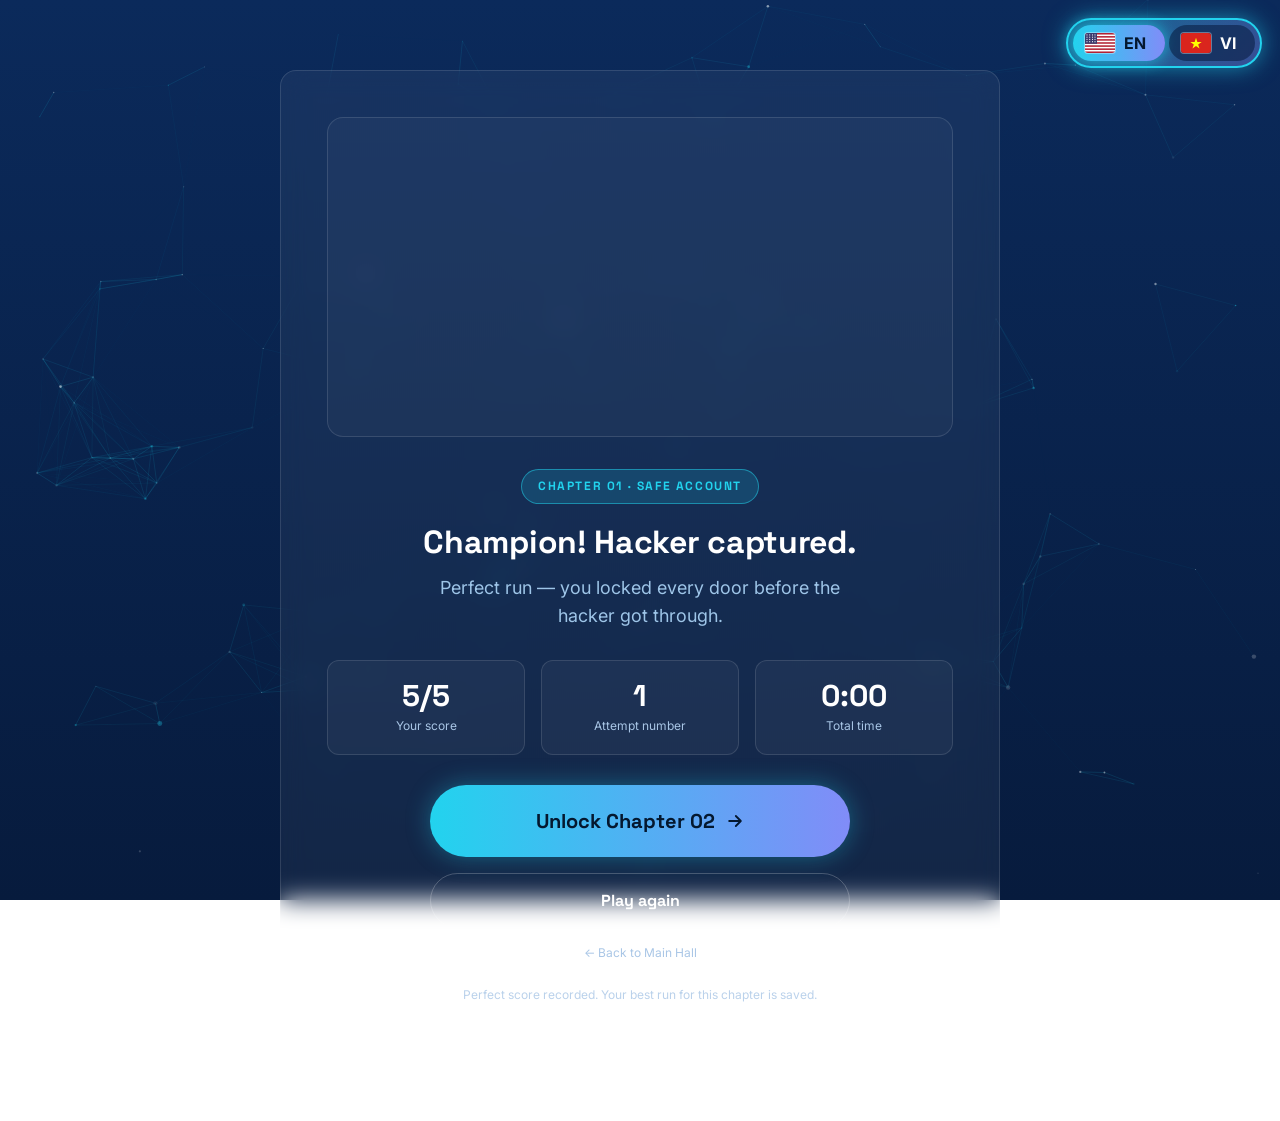
<file: public/result.html>
<!DOCTYPE html>
<html lang="en">
<head>
<meta charset="UTF-8">
<meta name="viewport" content="width=device-width, initial-scale=1">
<title data-i18n-title="result.docTitle">Chapter Result — Cybersecurity Month Journey 2026</title>
<link rel="preconnect" href="https://fonts.googleapis.com">
<link rel="preconnect" href="https://fonts.gstatic.com" crossorigin>
<link href="https://fonts.googleapis.com/css2?family=Inter:wght@400;500;600;700&family=Space+Grotesk:wght@500;600;700&display=swap" rel="stylesheet">
<link rel="stylesheet" href="assets/css/styles.css">
</head>
<body>
<canvas id="starfield" aria-hidden="true"></canvas>

<div class="page" id="resultPage">

  <div style="position:fixed;top:18px;right:18px;z-index:60" data-lang-switch></div>

  <main class="shell" style="min-height:100vh;display:grid;place-items:center;padding-top:70px;padding-bottom:70px">
    <div style="width:100%">

      <div class="glass result-card">

        <div class="result-stage" id="resultStage">
          <span class="stage-tag" id="stageTag">Result scene — placeholder</span>
          <div class="hero-figures" id="resultFigures"></div>
          <div class="stage-note" id="stageNote"></div>
        </div>

        <span class="accent-chip" id="chChip" style="margin-bottom:18px">Chapter 01 · Safe Account</span>

        <h1 class="t-h2" id="resultTitle" style="margin:0 0 12px">Champion! Hacker captured.</h1>
        <p class="t-body-l" id="resultSub" style="margin:0 auto;max-width:460px">
          Perfect run — you locked every door before the hacker got through.
        </p>

        <div class="result-stats">
          <div class="rstat">
            <div class="v" id="statScore">5/5</div>
            <div class="l" data-i18n="result.stat.score">Your score</div>
          </div>
          <div class="rstat">
            <div class="v" id="statAttempt">1</div>
            <div class="l" data-i18n="result.stat.attempt">Attempt number</div>
          </div>
          <div class="rstat">
            <div class="v" id="statTime">0:00</div>
            <div class="l" data-i18n="result.stat.time">Total time</div>
          </div>
        </div>

        <div class="stack-16" style="max-width:420px;margin:0 auto">
          <a class="btn btn-primary btn-lg btn-pulse" id="nextBtn" href="chapter.html?ch=2">
            <span id="nextLabel">Unlock Chapter 02</span>
            <svg width="20" height="20" viewBox="0 0 24 24" fill="none" aria-hidden="true">
              <path d="M5 12h13M13 6l6 6-6 6" stroke="currentColor" stroke-width="2.2" stroke-linecap="round" stroke-linejoin="round"/>
            </svg>
          </a>
          <a class="btn btn-secondary" id="againBtn" href="chapter.html?ch=1" data-i18n="result.playAgain">Play again</a>
          <a class="t-caption" href="main-hall.html" style="color:var(--text-muted)" data-i18n="nav.backToHall">← Back to Main Hall</a>
        </div>

        <p class="t-caption" id="bravoNote" style="margin:24px 0 0;opacity:.8"></p>
      </div>

    </div>
  </main>
</div>

<script src="assets/js/core/starfield.js"></script>
<script src="assets/js/core/ui.js"></script>
<script src="assets/js/core/i18n.js"></script>
<script src="assets/js/data/db.js"></script>
<script src="assets/js/data/api.js"></script>
<script src="assets/js/pages/result.js"></script>
</body>
</html>
</file>
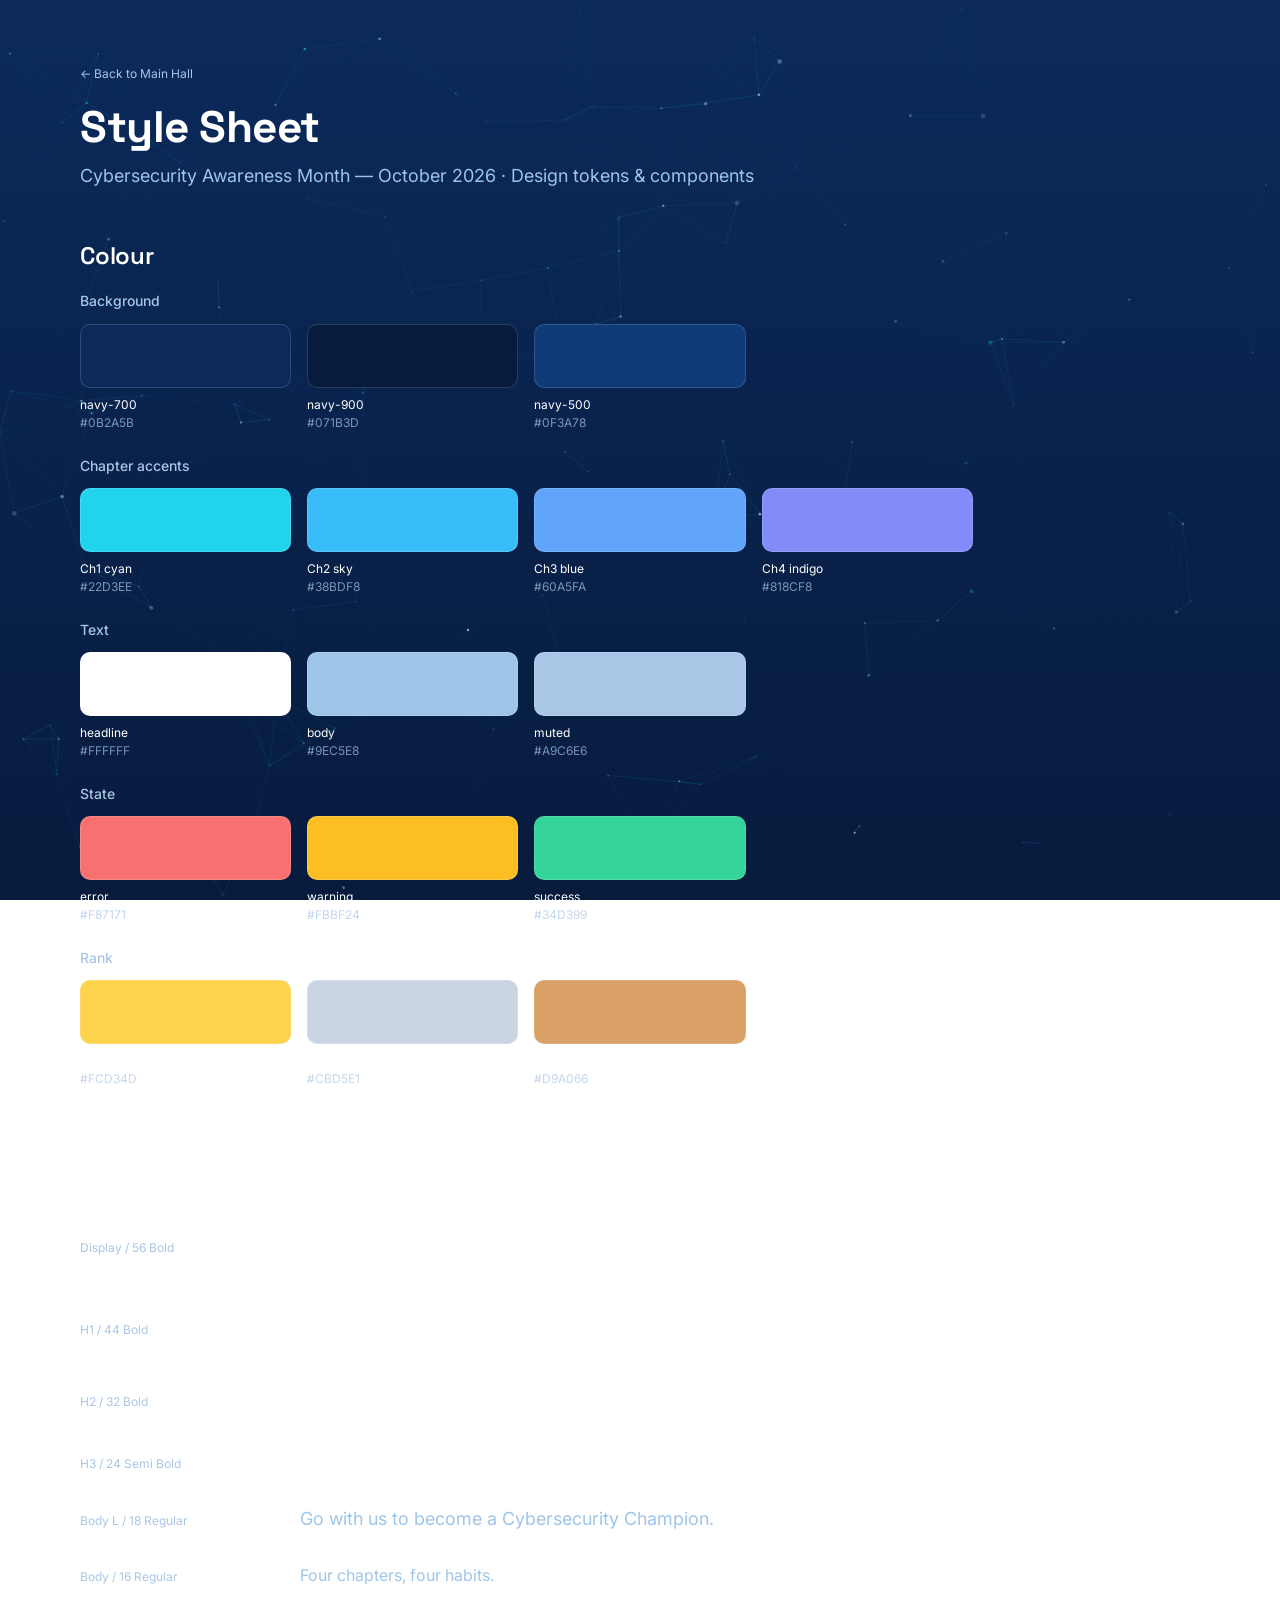
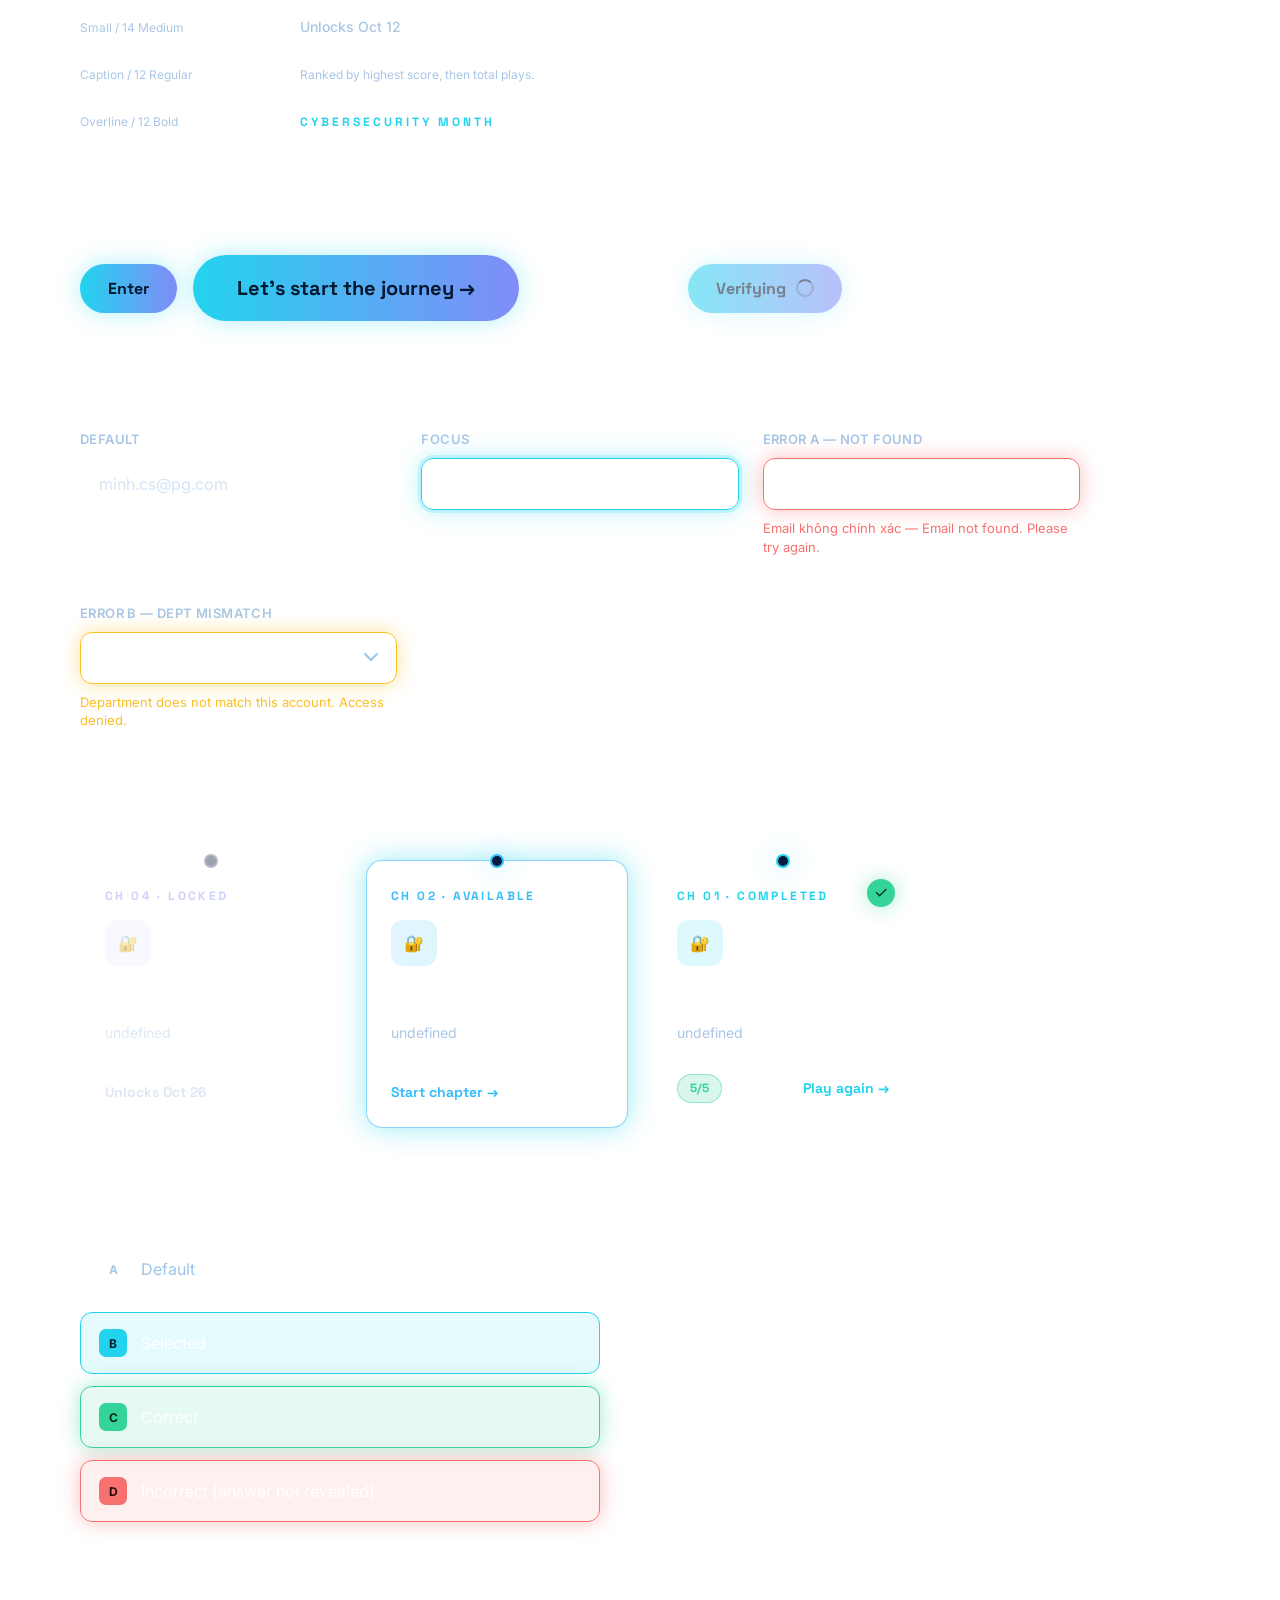
<file: public/styleguide.html>
<!DOCTYPE html>
<html lang="en">
<head>
<meta charset="UTF-8">
<meta name="viewport" content="width=device-width, initial-scale=1">
<title>Style Sheet — Cybersecurity Month 2026</title>
<link rel="preconnect" href="https://fonts.googleapis.com">
<link rel="preconnect" href="https://fonts.gstatic.com" crossorigin>
<link href="https://fonts.googleapis.com/css2?family=Inter:wght@400;500;600;700&family=Space+Grotesk:wght@500;600;700&display=swap" rel="stylesheet">
<link rel="stylesheet" href="assets/css/styles.css">
<style>
  .sw { display:grid; grid-template-columns:repeat(auto-fill,minmax(180px,1fr)); gap:16px; }
  .sw .chip { border-radius:10px; height:64px; border:1px solid rgba(255,255,255,.15); }
  .spec { display:grid; grid-template-columns:200px 1fr; gap:20px; align-items:baseline; padding:14px 0; border-bottom:1px solid rgba(255,255,255,.06); }
</style>
</head>
<body>
<canvas id="starfield" aria-hidden="true"></canvas>

<div class="page shell" style="padding-top:60px;padding-bottom:80px">

  <a class="t-caption" href="main-hall.html" style="color:var(--text-muted)">← Back to Main Hall</a>
  <h1 class="t-h1" style="margin:16px 0 8px">Style Sheet</h1>
  <p class="t-body-l" style="margin:0 0 50px">Cybersecurity Awareness Month — October 2026 · Design tokens &amp; components</p>

  <!-- COLOURS -->
  <h2 class="t-h3" style="margin:0 0 20px">Colour</h2>
  <div class="stack-24" id="colorGroups"></div>

  <!-- TYPE -->
  <h2 class="t-h3" style="margin:56px 0 12px">Type scale</h2>
  <div id="typeScale"></div>

  <!-- BUTTONS -->
  <h2 class="t-h3" style="margin:56px 0 20px">Buttons</h2>
  <div class="row" style="flex-wrap:wrap;gap:16px">
    <button class="btn btn-primary">Enter</button>
    <button class="btn btn-primary btn-lg btn-pulse">Let's start the journey →</button>
    <button class="btn btn-secondary">Play again</button>
    <button class="btn btn-primary" disabled>Verifying <span class="spinner"></span></button>
  </div>

  <!-- INPUTS -->
  <h2 class="t-h3" style="margin:56px 0 20px">Inputs</h2>
  <div style="display:grid;grid-template-columns:repeat(auto-fit,minmax(260px,1fr));gap:24px;max-width:1000px">
    <div class="field"><label>Default</label><input class="input" placeholder="minh.cs@pg.com"></div>
    <div class="field"><label>Focus</label><input class="input" id="focusDemo" value="minh.cs@pg.com"
      style="border-color:var(--ch1);box-shadow:0 0 0 3px rgba(34,211,238,.18),var(--glow-cyan-soft)"></div>
    <div class="field is-error"><label>Error A — not found</label><input class="input" value="unknown@pg.com">
      <div class="field-msg msg-error"><span>Email không chính xác — Email not found. Please try again.</span></div></div>
    <div class="field is-warning"><label>Error B — dept mismatch</label>
      <select class="select"><option>Finance</option></select>
      <div class="field-msg msg-warning"><span>Department does not match this account. Access denied.</span></div></div>
  </div>

  <!-- CARDS -->
  <h2 class="t-h3" style="margin:56px 0 20px">Chapter card states</h2>
  <div class="chapter-grid" id="cardStates"></div>

  <!-- ANSWER ROWS -->
  <h2 class="t-h3" style="margin:56px 0 20px">Answer row states</h2>
  <div class="answers" style="max-width:520px">
    <button class="answer"><span class="key">A</span><span>Default</span></button>
    <button class="answer selected"><span class="key">B</span><span>Selected</span></button>
    <button class="answer correct"><span class="key">C</span><span>Correct</span></button>
    <button class="answer incorrect"><span class="key">D</span><span>Incorrect (answer not revealed)</span></button>
  </div>

</div>

<script src="assets/js/core/starfield.js"></script>
<script src="assets/js/core/ui.js"></script>
<script src="assets/js/data/db.js"></script>
<script>
(function () {
  var groups = [
    ['Background', [['navy-700','#0B2A5B'],['navy-900','#071B3D'],['navy-500','#0F3A78']]],
    ['Chapter accents', [['Ch1 cyan','#22D3EE'],['Ch2 sky','#38BDF8'],['Ch3 blue','#60A5FA'],['Ch4 indigo','#818CF8']]],
    ['Text', [['headline','#FFFFFF'],['body','#9EC5E8'],['muted','#A9C6E6']]],
    ['State', [['error','#F87171'],['warning','#FBBF24'],['success','#34D399']]],
    ['Rank', [['gold','#FCD34D'],['silver','#CBD5E1'],['bronze','#D9A066']]]
  ];
  var host = document.getElementById('colorGroups');
  groups.forEach(function (g) {
    var sec = document.createElement('div');
    sec.innerHTML = '<div class="t-small" style="margin-bottom:12px">' + g[0] + '</div>';
    var grid = document.createElement('div');
    grid.className = 'sw';
    g[1].forEach(function (c) {
      var d = document.createElement('div');
      d.innerHTML = '<div class="chip" style="background:' + c[1] + '"></div>' +
        '<div class="t-caption" style="margin-top:8px;color:#fff">' + c[0] + '</div>' +
        '<div class="t-caption" style="opacity:.7">' + c[1] + '</div>';
      grid.appendChild(d);
    });
    sec.appendChild(grid);
    host.appendChild(sec);
  });

  var scale = [
    ['t-display','Display / 56 Bold','Cybersecurity'],
    ['t-h1','H1 / 44 Bold','Cybersecurity Month Journey'],
    ['t-h2','H2 / 32 Bold','Chapter 01 · Safe Account'],
    ['t-h3','H3 / 24 Semi Bold','Keep your account safe'],
    ['t-body-l','Body L / 18 Regular','Go with us to become a Cybersecurity Champion.'],
    ['t-body','Body / 16 Regular','Four chapters, four habits.'],
    ['t-small','Small / 14 Medium','Unlocks Oct 12'],
    ['t-caption','Caption / 12 Regular','Ranked by highest score, then total plays.'],
    ['t-overline','Overline / 12 Bold','Cybersecurity Month']
  ];
  var ts = document.getElementById('typeScale');
  scale.forEach(function (s) {
    var r = document.createElement('div');
    r.className = 'spec';
    r.innerHTML = '<div class="t-caption">' + s[1] + '</div><div class="' + s[0] + '">' + s[2] + '</div>';
    ts.appendChild(r);
  });

  var states = [
    ['locked', 4, 'Unlocks Oct 26'],
    ['available', 2, 'Start chapter →'],
    ['completed', 1, 'Play again →']
  ];
  var cs = document.getElementById('cardStates');
  states.forEach(function (st) {
    var ch = DB.getChapter(st[1]);
    var d = document.createElement('div');
    d.className = 'glass chapter-card is-' + st[0];
    d.dataset.ch = ch.id;
    d.innerHTML =
      '<span class="ch-node"></span>' +
      (st[0] === 'completed' ? '<span class="check-badge">✓</span>' : '') +
      '<div class="ch-num">CH ' + ch.num + ' · ' + st[0].toUpperCase() + '</div>' +
      '<div class="ch-icon">🔐</div>' +
      '<h3 class="ch-title">' + ch.title + '</h3>' +
      '<p class="ch-desc">' + ch.desc + '</p>' +
      '<div class="ch-foot">' +
        (st[0] === 'completed' ? '<span class="score-chip">5/5</span>' : '') +
        '<span class="ch-action">' + st[2] + '</span></div>';
    cs.appendChild(d);
  });
})();
</script>
</body>
</html>
</file>
<file: public/assets/css/styles.css>
/* ============================================================
   Cybersecurity Awareness Month — October 2026
   Design system + component styles
   ============================================================ */

/* ---------- 1. TOKENS ---------- */
:root {
  /* Background */
  --navy-700: #0B2A5B;
  --navy-900: #071B3D;
  --navy-500: #0F3A78;

  /* Chapter accents */
  --ch1: #22D3EE;
  --ch2: #38BDF8;
  --ch3: #60A5FA;
  --ch4: #818CF8;
  --accent: var(--ch1); /* overridden per chapter */

  /* Text */
  --text-headline: #FFFFFF;
  --text-body: #9EC5E8;
  --text-muted: #A9C6E6;

  /* State */
  --error: #F87171;
  --warning: #FBBF24;
  --success: #34D399;

  /* Rank */
  --gold: #FCD34D;
  --silver: #CBD5E1;
  --bronze: #D9A066;

  /* Surfaces */
  --glass-fill: rgba(255, 255, 255, 0.05);
  --glass-fill-hover: rgba(255, 255, 255, 0.08);
  --glass-border: rgba(255, 255, 255, 0.12);
  --glass-border-strong: rgba(255, 255, 255, 0.22);
  --radius: 16px;
  --radius-sm: 10px;
  --radius-pill: 999px;

  /* Glow */
  --glow-cyan-soft: 0 0 24px rgba(34, 211, 238, 0.35);
  --glow-cyan-strong: 0 0 40px rgba(34, 211, 238, 0.55);
  --glow-accent: 0 0 28px color-mix(in srgb, var(--accent) 45%, transparent);
  --glow-error: 0 0 20px rgba(248, 113, 113, 0.45);
  --glow-warning: 0 0 20px rgba(251, 191, 36, 0.45);
  --glow-success: 0 0 20px rgba(52, 211, 153, 0.45);

  /* Type */
  --font-display: "Space Grotesk", "Inter", system-ui, -apple-system, "Segoe UI", sans-serif;
  --font-body: "Inter", system-ui, -apple-system, "Segoe UI", Roboto, sans-serif;

  /* Layout */
  --maxw: 1280px;
  --gutter: 80px;
}

/* ---------- 2. RESET ---------- */
*, *::before, *::after { box-sizing: border-box; }
html, body { margin: 0; padding: 0; }
html { scroll-behavior: smooth; }

body {
  font-family: var(--font-body);
  background: linear-gradient(180deg, var(--navy-700) 0%, var(--navy-900) 100%);
  background-attachment: fixed;
  color: var(--text-body);
  min-height: 100vh;
  font-size: 16px;
  line-height: 1.6;
  -webkit-font-smoothing: antialiased;
  overflow-x: hidden;
}

img { max-width: 100%; display: block; }
button, input, select { font-family: inherit; font-size: inherit; }
a { color: var(--accent); text-decoration: none; }

/* ---------- 3. STAR FIELD ---------- */
#starfield {
  position: fixed;
  inset: 0;
  z-index: 0;
  pointer-events: none;
}

.page {
  position: relative;
  z-index: 1;
}

/* ---------- 4. TYPE SCALE ---------- */
.t-display { font-family: var(--font-display); font-weight: 700; font-size: 56px; line-height: 1.14; letter-spacing: -1px; color: var(--text-headline); }
.t-h1      { font-family: var(--font-display); font-weight: 700; font-size: 44px; line-height: 1.18; letter-spacing: -0.5px; color: var(--text-headline); }
.t-h2      { font-family: var(--font-display); font-weight: 700; font-size: 32px; line-height: 1.25; letter-spacing: -0.3px; color: var(--text-headline); }
.t-h3      { font-family: var(--font-display); font-weight: 600; font-size: 24px; line-height: 1.33; letter-spacing: -0.2px; color: var(--text-headline); }
.t-body-l  { font-size: 18px; line-height: 1.56; color: var(--text-body); }
.t-body    { font-size: 16px; line-height: 1.63; color: var(--text-body); }
.t-small   { font-size: 14px; font-weight: 500; line-height: 1.43; color: var(--text-muted); }
.t-caption { font-size: 12px; line-height: 1.5; color: var(--text-muted); }
.t-overline{ font-family: var(--font-display); font-size: 12px; font-weight: 700; letter-spacing: 3px; text-transform: uppercase; color: var(--accent); }

/* ---------- 5. GLASS CARD ---------- */
.glass {
  background: var(--glass-fill);
  border: 1px solid var(--glass-border);
  border-radius: var(--radius);
  backdrop-filter: blur(12px);
  -webkit-backdrop-filter: blur(12px);
}
.glass-hover { transition: border-color .25s ease, box-shadow .25s ease, background .25s ease, transform .25s ease; }
.glass-hover:hover {
  background: var(--glass-fill-hover);
  border-color: color-mix(in srgb, var(--accent) 55%, transparent);
  box-shadow: var(--glow-accent);
  transform: translateY(-3px);
}

/* ---------- 6. BUTTONS ---------- */
.btn {
  display: inline-flex;
  align-items: center;
  justify-content: center;
  gap: 10px;
  border: 0;
  border-radius: var(--radius-pill);
  padding: 14px 28px;
  font-family: var(--font-display);
  font-weight: 700;
  font-size: 16px;
  cursor: pointer;
  transition: transform .2s ease, box-shadow .25s ease, opacity .2s ease;
  position: relative;
}
.btn:disabled { opacity: .55; cursor: not-allowed; }

.btn-primary {
  background: linear-gradient(90deg, var(--ch1) 0%, var(--ch4) 100%);
  color: #04182F;
  box-shadow: var(--glow-cyan-soft);
}
.btn-primary:hover:not(:disabled) { transform: translateY(-2px); box-shadow: var(--glow-cyan-strong); }

.btn-secondary {
  background: transparent;
  color: var(--text-headline);
  border: 1px solid var(--glass-border-strong);
}
.btn-secondary:hover:not(:disabled) {
  border-color: var(--accent);
  box-shadow: var(--glow-accent);
  transform: translateY(-2px);
}

.btn-block { width: 100%; }
.btn-lg { padding: 20px 44px; font-size: 20px; }

/* Pulsing hero CTA */
.btn-pulse { animation: pulseGlow 2.4s ease-in-out infinite; }
@keyframes pulseGlow {
  0%, 100% { box-shadow: 0 0 22px rgba(34,211,238,.38); }
  50%      { box-shadow: 0 0 46px rgba(34,211,238,.72); }
}

/* Loading spinner inside button */
.spinner {
  width: 18px; height: 18px;
  border: 2px solid rgba(4,24,47,.35);
  border-top-color: #04182F;
  border-radius: 50%;
  animation: spin .7s linear infinite;
}
@keyframes spin { to { transform: rotate(360deg); } }

/* ---------- 7. FORM FIELDS ---------- */
.field { margin-bottom: 22px; position: relative; }
.field label {
  display: block;
  font-size: 13px;
  font-weight: 600;
  letter-spacing: .4px;
  color: var(--text-muted);
  margin-bottom: 8px;
  text-transform: uppercase;
}

.input, .select {
  width: 100%;
  padding: 15px 18px;
  background: rgba(255,255,255,.04);
  border: 1px solid var(--glass-border);
  border-radius: 12px;
  color: var(--text-headline);
  outline: none;
  transition: border-color .2s ease, box-shadow .2s ease, background .2s ease;
}
.input::placeholder { color: rgba(158,197,232,.45); }
.input:focus, .select:focus {
  border-color: var(--ch1);
  box-shadow: 0 0 0 3px rgba(34,211,238,.18), var(--glow-cyan-soft);
  background: rgba(255,255,255,.06);
}

.select {
  appearance: none;
  background-image: url("data:image/svg+xml;utf8,<svg xmlns='http://www.w3.org/2000/svg' width='14' height='9' viewBox='0 0 14 9'><path d='M1 1l6 6 6-6' stroke='%239EC5E8' stroke-width='2' fill='none' stroke-linecap='round'/></svg>");
  background-repeat: no-repeat;
  background-position: right 18px center;
  padding-right: 46px;
  cursor: pointer;
}
.select option { background: var(--navy-900); color: var(--text-headline); }

/* Field states */
.field.is-error .input, .field.is-error .select {
  border-color: var(--error);
  box-shadow: var(--glow-error);
}
.field.is-warning .input, .field.is-warning .select {
  border-color: var(--warning);
  box-shadow: var(--glow-warning);
}
.field.shake { animation: shake .45s cubic-bezier(.36,.07,.19,.97); }
@keyframes shake {
  10%, 90% { transform: translateX(-2px); }
  20%, 80% { transform: translateX(4px); }
  30%, 50%, 70% { transform: translateX(-7px); }
  40%, 60% { transform: translateX(7px); }
}

.field-msg {
  display: none;
  align-items: flex-start;
  gap: 8px;
  margin-top: 9px;
  font-size: 13px;
  line-height: 1.45;
}
.field.is-error .field-msg.msg-error { display: flex; color: var(--error); }
.field.is-warning .field-msg.msg-warning { display: flex; color: var(--warning); }

/* ---------- 8. AUTOCOMPLETE ---------- */
.combo { position: relative; }
.autocomplete {
  position: absolute;
  top: calc(100% + 6px);
  left: 0; right: 0;
  z-index: 40;
  background: rgba(7, 27, 61, .96);
  border: 1px solid var(--glass-border-strong);
  border-radius: 12px;
  backdrop-filter: blur(18px);
  -webkit-backdrop-filter: blur(18px);
  box-shadow: 0 18px 44px rgba(0,0,0,.5);
  max-height: 232px;
  overflow-y: auto;
  display: none;
}
.autocomplete.open { display: block; }
.ac-item {
  display: flex;
  align-items: center;
  gap: 12px;
  padding: 11px 16px;
  cursor: pointer;
  border-bottom: 1px solid rgba(255,255,255,.05);
  transition: background .15s ease;
}
.ac-item:last-child { border-bottom: 0; }
.ac-item:hover, .ac-item.active { background: rgba(34,211,238,.14); }
.ac-item .ac-avatar {
  width: 30px; height: 30px;
  border-radius: 50%;
  display: grid; place-items: center;
  font-size: 11px; font-weight: 700;
  background: linear-gradient(135deg, var(--ch1), var(--ch4));
  color: #04182F;
  flex-shrink: 0;
}
.ac-item .ac-mail { color: var(--text-headline); font-size: 14px; }
.ac-item .ac-dept { color: var(--text-muted); font-size: 12px; }
.ac-item mark { background: transparent; color: var(--ch1); font-weight: 700; }
.ac-empty { padding: 14px 16px; font-size: 13px; color: var(--text-muted); }

/* ---------- 9. KPI TILES ---------- */
.kpi-grid {
  display: grid;
  grid-template-columns: repeat(4, 1fr);
  gap: 20px;
}
.kpi {
  padding: 24px;
  display: flex;
  flex-direction: column;
  gap: 6px;
}
.kpi-icon {
  width: 40px; height: 40px;
  border-radius: 10px;
  display: grid; place-items: center;
  background: color-mix(in srgb, var(--accent) 16%, transparent);
  color: var(--accent);
  margin-bottom: 8px;
}
.kpi-value { font-family: var(--font-display); font-size: 40px; font-weight: 700; color: var(--text-headline); line-height: 1.1; }
.kpi-label { font-size: 13px; color: var(--text-muted); }
.kpi-bar {
  height: 4px;
  border-radius: 2px;
  background: rgba(255,255,255,.09);
  overflow: hidden;
  margin-top: 12px;
}
.kpi-bar span {
  display: block;
  height: 100%;
  border-radius: 2px;
  background: linear-gradient(90deg, var(--ch1), var(--ch4));
}

/* ---------- 10. CHAPTER CARDS ---------- */
.chapter-rail { position: relative; }
.chapter-grid {
  display: grid;
  grid-template-columns: repeat(4, 1fr);
  gap: 24px;
  position: relative;
  z-index: 2;
}
/* Constellation progress line behind the cards */
.constellation-line {
  position: absolute;
  top: 74px;
  left: 6%;
  right: 6%;
  height: 2px;
  background: rgba(255,255,255,.10);
  z-index: 1;
  border-radius: 2px;
}
.constellation-line .lit {
  display: block; height: 100%;
  border-radius: 2px;
  background: linear-gradient(90deg, var(--ch1), var(--ch2), var(--ch3), var(--ch4));
  box-shadow: 0 0 14px rgba(34,211,238,.7);
  transition: width .8s ease;
}

.chapter-card {
  --accent: var(--ch1);
  padding: 26px 24px 24px;
  display: flex;
  flex-direction: column;
  min-height: 268px;
  position: relative;
}
.chapter-card[data-ch="1"] { --accent: var(--ch1); }
.chapter-card[data-ch="2"] { --accent: var(--ch2); }
.chapter-card[data-ch="3"] { --accent: var(--ch3); }
.chapter-card[data-ch="4"] { --accent: var(--ch4); }

.ch-node {
  position: absolute;
  top: -7px; left: 50%;
  transform: translateX(-50%);
  width: 14px; height: 14px;
  border-radius: 50%;
  background: var(--navy-900);
  border: 2px solid var(--accent);
  box-shadow: var(--glow-accent);
}
.chapter-card.is-locked .ch-node { border-color: rgba(255,255,255,.25); box-shadow: none; }

.ch-num {
  font-family: var(--font-display);
  font-size: 12px; font-weight: 700; letter-spacing: 2.4px;
  color: var(--accent);
  margin-bottom: 14px;
}
.ch-icon {
  width: 46px; height: 46px;
  border-radius: 12px;
  display: grid; place-items: center;
  background: color-mix(in srgb, var(--accent) 15%, transparent);
  color: var(--accent);
  margin-bottom: 16px;
}
.ch-title { font-family: var(--font-display); font-size: 20px; font-weight: 700; color: var(--text-headline); margin: 0 0 8px; }
.ch-desc { font-size: 14px; color: var(--text-muted); margin: 0 0 auto; }
.ch-foot { margin-top: 20px; display: flex; align-items: center; justify-content: space-between; gap: 10px; }
.ch-action { font-family: var(--font-display); font-weight: 700; font-size: 14px; color: var(--accent); }

/* Chapter card — LOCKED */
.chapter-card.is-locked { opacity: .4; pointer-events: none; }
.chapter-card.is-locked .ch-action { color: var(--text-muted); }

/* Chapter card — AVAILABLE */
.chapter-card.is-available {
  border-color: color-mix(in srgb, var(--accent) 60%, transparent);
  box-shadow: var(--glow-accent);
  cursor: pointer;
}

/* Chapter card — COMPLETED */
.chapter-card.is-completed { cursor: pointer; }
.check-badge {
  position: absolute;
  top: 18px; right: 18px;
  width: 28px; height: 28px;
  border-radius: 50%;
  display: grid; place-items: center;
  background: var(--success);
  color: #04281C;
  box-shadow: var(--glow-success);
}
.score-chip {
  display: inline-flex;
  align-items: center;
  padding: 4px 12px;
  border-radius: var(--radius-pill);
  font-size: 12px; font-weight: 700;
  font-family: var(--font-display);
  background: color-mix(in srgb, var(--success) 18%, transparent);
  border: 1px solid color-mix(in srgb, var(--success) 45%, transparent);
  color: var(--success);
}
.lock-pill {
  display: inline-flex; align-items: center; gap: 6px;
  font-size: 12px; color: var(--text-muted);
}

/* ---------- 11. RULES PANEL ---------- */
.rules { padding: 0; overflow: hidden; }
.rules-head {
  width: 100%;
  display: flex; align-items: center; justify-content: space-between; gap: 12px;
  padding: 20px 22px;
  background: none; border: 0; cursor: pointer;
  color: var(--text-headline);
  font-family: var(--font-display); font-weight: 700; font-size: 16px;
}
.rules-head .chev { transition: transform .3s ease; color: var(--text-muted); }
.rules.collapsed .chev { transform: rotate(-90deg); }
.rules-body {
  padding: 0 22px 20px;
  display: grid; gap: 14px;
  max-height: 460px;
  transition: max-height .35s ease, opacity .25s ease, padding .35s ease;
  overflow: hidden;
}
.rules.collapsed .rules-body { max-height: 0; opacity: 0; padding-bottom: 0; }
.rule-item { display: flex; gap: 12px; align-items: flex-start; font-size: 14px; color: var(--text-body); }
.rule-item .ri {
  flex-shrink: 0;
  width: 26px; height: 26px; border-radius: 7px;
  display: grid; place-items: center;
  background: rgba(34,211,238,.14);
  color: var(--ch1);
}

/* ---------- 11b. LANGUAGE SWITCH ---------- */
.lang-switch {
  display: inline-flex;
  gap: 4px;
  padding: 5px;
  border-radius: var(--radius-pill);
  background: linear-gradient(135deg, rgba(34,211,238,.38), rgba(129,140,248,.38));
  border: 2px solid var(--ch1);
  box-shadow: 0 0 22px rgba(34,211,238,.55);
}
.lang-btn {
  display: inline-flex;
  align-items: center;
  gap: 9px;
  padding: 8px 18px 8px 12px;
  border: 0;
  border-radius: var(--radius-pill);
  background: rgba(7, 27, 61, .55);
  color: #fff;
  font-size: 16px; font-weight: 700; letter-spacing: .6px;
  cursor: pointer;
  transition: all .18s ease;
}
.lang-flag { display: inline-flex; line-height: 0; }
.lang-flag svg {
  width: 30px;
  height: 20px;
  border-radius: 3px;
  box-shadow: 0 0 0 1px rgba(255,255,255,.35);
}
.lang-btn:hover { background: rgba(7, 27, 61, .25); transform: translateY(-1px); }
.lang-btn.is-active {
  background: linear-gradient(90deg, var(--ch1) 0%, var(--ch4) 100%);
  color: #04182F;
  box-shadow: 0 0 16px rgba(34,211,238,.8);
}

/* ---------- 12. LEADERBOARD ---------- */
.tabs { display: flex; gap: 8px; flex-wrap: wrap; }.tab {
  padding: 8px 18px;
  border-radius: var(--radius-pill);
  background: transparent;
  border: 1px solid var(--glass-border);
  color: var(--text-muted);
  font-size: 14px; font-weight: 600;
  cursor: pointer;
  transition: all .2s ease;
}
.tab:hover { border-color: var(--glass-border-strong); color: var(--text-headline); }
.tab.active {
  background: color-mix(in srgb, var(--ch1) 16%, transparent);
  border-color: var(--ch1);
  color: var(--ch1);
  box-shadow: var(--glow-cyan-soft);
}

.lb-table { width: 100%; border-collapse: collapse; }
.lb-table th {
  text-align: left;
  font-size: 12px; font-weight: 600; letter-spacing: 1px; text-transform: uppercase;
  color: var(--text-muted);
  padding: 0 16px 14px;
  border-bottom: 1px solid var(--glass-border);
}
.lb-table td { padding: 14px 16px; border-bottom: 1px solid rgba(255,255,255,.05); font-size: 14px; }
.lb-table tbody tr { transition: background .2s ease; }
.lb-table tbody tr:hover { background: rgba(255,255,255,.035); }

.lb-user { display: flex; align-items: center; gap: 12px; }
.avatar {
  width: 36px; height: 36px; border-radius: 50%;
  display: grid; place-items: center;
  font-size: 12px; font-weight: 700;
  background: linear-gradient(135deg, var(--ch2), var(--ch4));
  color: #04182F;
  flex-shrink: 0;
}
.lb-name { color: var(--text-headline); font-weight: 600; }

.rank-badge {
  width: 30px; height: 30px; border-radius: 50%;
  display: grid; place-items: center;
  font-family: var(--font-display); font-weight: 700; font-size: 13px;
  background: rgba(255,255,255,.07);
  color: var(--text-muted);
}
tr.rank-1 .rank-badge { background: color-mix(in srgb, var(--gold) 22%, transparent);   color: var(--gold);   box-shadow: 0 0 18px rgba(252,211,77,.5); }
tr.rank-2 .rank-badge { background: color-mix(in srgb, var(--silver) 22%, transparent); color: var(--silver); box-shadow: 0 0 18px rgba(203,213,225,.4); }
tr.rank-3 .rank-badge { background: color-mix(in srgb, var(--bronze) 22%, transparent); color: var(--bronze); box-shadow: 0 0 18px rgba(217,160,102,.4); }
tr.rank-1 { background: linear-gradient(90deg, rgba(252,211,77,.10), transparent); }
tr.rank-2 { background: linear-gradient(90deg, rgba(203,213,225,.09), transparent); }
tr.rank-3 { background: linear-gradient(90deg, rgba(217,160,102,.09), transparent); }

/* ---------- 13. CONTACT CARD ---------- */
.contact { padding: 22px; display: flex; align-items: center; gap: 16px; }
.contact-grid { display: grid; grid-template-columns: repeat(auto-fit, minmax(min(100%, 320px), 1fr)); gap: 16px; }
.contact-avatar { width: 76px; height: 76px; font-size: 18px; position: relative; }
.contact-avatar img { position: absolute; inset: 0; }
.contact-details { min-width: 0; display: grid; gap: 2px; }
.contact-details a { overflow-wrap: anywhere; }
.contact-name { color: var(--text-headline); font-weight: 700; }
.icon-btn {
  width: 40px; height: 40px;
  border-radius: 10px;
  display: grid; place-items: center;
  background: rgba(255,255,255,.05);
  border: 1px solid var(--glass-border);
  color: var(--text-body);
  cursor: pointer;
  transition: all .2s ease;
}
.icon-btn:hover { color: var(--ch1); border-color: var(--ch1); box-shadow: var(--glow-cyan-soft); }

/* ---------- 14. CHAPTER SCREEN ---------- */
.chapter-header {
  display: flex; align-items: center; gap: 20px;
  padding: 18px 0;
  border-bottom: 1px solid var(--glass-border);
  flex-wrap: wrap;
}
.accent-chip {
  display: inline-flex; align-items: center; gap: 8px;
  padding: 7px 16px;
  border-radius: var(--radius-pill);
  background: color-mix(in srgb, var(--accent) 16%, transparent);
  border: 1px solid color-mix(in srgb, var(--accent) 50%, transparent);
  color: var(--accent);
  font-family: var(--font-display);
  font-size: 12px; font-weight: 700; letter-spacing: 1.6px;
  text-transform: uppercase;
}
.progress-dots { display: flex; gap: 9px; }
.dot {
  width: 11px; height: 11px; border-radius: 50%;
  background: rgba(255,255,255,.14);
  transition: all .3s ease;
}
.dot.done { background: var(--accent); box-shadow: var(--glow-accent); }
.dot.current { background: transparent; border: 2px solid var(--accent); box-shadow: var(--glow-accent); }

.meta-pill {
  display: inline-flex; align-items: center; gap: 7px;
  padding: 7px 14px;
  border-radius: var(--radius-pill);
  background: rgba(255,255,255,.05);
  border: 1px solid var(--glass-border);
  font-size: 13px; font-weight: 600;
  color: var(--text-headline);
}

.chapter-layout {
  display: grid;
  grid-template-columns: 60fr 40fr;
  gap: 28px;
  align-items: start;
}

/* Game stage placeholder */
.game-stage {
  position: relative;
  min-height: 460px;
  border-radius: var(--radius);
  border: 1px dashed color-mix(in srgb, var(--accent) 45%, transparent);
  background: rgba(255,255,255,.03);
  padding: 22px;
  display: flex; flex-direction: column;
  overflow: hidden;
}
.stage-tag {
  position: absolute; top: 14px; left: 14px;
  font-size: 11px; letter-spacing: 1.4px; text-transform: uppercase;
  color: var(--accent);
  background: color-mix(in srgb, var(--accent) 14%, transparent);
  padding: 5px 11px; border-radius: 6px;
  font-weight: 700;
}
.stage-note {
  position: absolute; bottom: 14px; left: 14px; right: 14px;
  font-size: 11px; line-height: 1.5; color: var(--text-muted);
  background: rgba(7,27,61,.72);
  border: 1px solid var(--glass-border);
  border-radius: 8px;
  padding: 9px 12px;
}

/* Chase scene */
.chase {
  flex: 1;
  display: flex; flex-direction: column; justify-content: center;
  gap: 26px;
  padding: 44px 6px 70px;
}
.chase-row { display: flex; align-items: flex-end; justify-content: space-between; }
/* `padding: 0` guards against unrelated block rules (e.g. the page-level
   `.hero` section) leaking into figures via class-name collisions. */
.figure { text-align: center; padding: 0; }
.figure .body {
  width: 76px; height: 116px;
  border-radius: 38px 38px 14px 14px;
  display: grid; place-items: center;
  font-size: 30px;
}
.figure.fig-hero .body {
  background: linear-gradient(160deg, rgba(34,211,238,.34), rgba(129,140,248,.2));
  border: 1.5px solid var(--ch1);
  box-shadow: var(--glow-cyan-strong);
}
.figure.hacker .body {
  background: linear-gradient(160deg, rgba(10,14,30,.9), rgba(30,20,50,.7));
  border: 1.5px solid rgba(248,113,113,.55);
  box-shadow: 0 0 26px rgba(248,113,113,.3);
}
.figure .cap { font-size: 11px; margin-top: 9px; color: var(--text-muted); letter-spacing: .6px; white-space: nowrap; }

.track { position: relative; height: 6px; border-radius: 3px; background: rgba(255,255,255,.09); }
.track .fill {
  position: absolute; inset: 0 auto 0 0;
  border-radius: 3px;
  background: linear-gradient(90deg, var(--accent), transparent);
  box-shadow: var(--glow-accent);
  transition: width .6s ease;
}
.track .step {
  position: absolute; top: 50%; transform: translate(-50%, -50%);
  width: 16px; height: 16px; border-radius: 50%;
  background: var(--navy-900);
  border: 2px solid rgba(255,255,255,.2);
  display: grid; place-items: center;
  font-size: 9px; font-weight: 700; color: var(--text-muted);
}
.track .step.done { border-color: var(--accent); color: var(--accent); box-shadow: var(--glow-accent); }

/* Question card */
.question-card { padding: 28px; }
.answers { display: grid; gap: 12px; margin-top: 22px; }
.answer {
  display: flex; align-items: center; gap: 14px;
  width: 100%;
  padding: 16px 18px;
  text-align: left;
  border-radius: 12px;
  background: rgba(255,255,255,.04);
  border: 1px solid var(--glass-border);
  color: var(--text-body);
  cursor: pointer;
  transition: all .2s ease;
}
.answer .key {
  flex-shrink: 0;
  width: 28px; height: 28px; border-radius: 7px;
  display: grid; place-items: center;
  font-size: 12px; font-weight: 700;
  background: rgba(255,255,255,.07);
  color: var(--text-muted);
  transition: all .2s ease;
}
.answer:hover:not(:disabled) {
  background: rgba(255,255,255,.07);
  border-color: color-mix(in srgb, var(--accent) 55%, transparent);
  transform: translateX(3px);
}
.answer.selected {
  border-color: var(--accent);
  background: color-mix(in srgb, var(--accent) 12%, transparent);
  color: var(--text-headline);
}
.answer.selected .key { background: var(--accent); color: #04182F; }
.answer.correct {
  border-color: var(--success);
  background: rgba(52,211,153,.12);
  box-shadow: var(--glow-success);
  color: var(--text-headline);
}
.answer.correct .key { background: var(--success); color: #04281C; }
.answer.incorrect {
  border-color: var(--error);
  background: rgba(248,113,113,.10);
  box-shadow: var(--glow-error);
  color: var(--text-headline);
}
.answer.incorrect .key { background: var(--error); color: #2C0A0A; }
.answer:disabled { cursor: default; }

/* Toast */
.toast-wrap {
  position: fixed;
  bottom: 34px; left: 50%;
  transform: translateX(-50%);
  z-index: 90;
  display: grid; gap: 10px;
  justify-items: center;
}
.toast {
  display: flex; align-items: center; gap: 11px;
  padding: 14px 24px;
  border-radius: var(--radius-pill);
  font-family: var(--font-display);
  font-weight: 700;
  background: rgba(7,27,61,.94);
  border: 1px solid var(--glass-border-strong);
  backdrop-filter: blur(14px);
  animation: toastIn .3s ease, toastOut .3s ease 1.9s forwards;
}
.toast.ok  { border-color: var(--success); color: var(--success); box-shadow: var(--glow-success); }
.toast.bad { border-color: var(--error);   color: var(--error);   box-shadow: var(--glow-error); }
@keyframes toastIn  { from { opacity: 0; transform: translateY(14px); } }
@keyframes toastOut { to   { opacity: 0; transform: translateY(-10px); } }

/* ---------- 15. RESULT SCREEN ---------- */
.result-card { padding: 46px; text-align: center; max-width: 720px; margin: 0 auto; }
.result-stage {
  height: 320px;
  border-radius: var(--radius);
  border: 1px dashed color-mix(in srgb, var(--accent) 45%, transparent);
  background: rgba(255,255,255,.03);
  position: relative;
  display: flex;
  align-items: center;
  justify-content: center;
  padding: 44px 16px 100px; /* bottom padding reserves room for the note */
  margin-bottom: 32px;
  overflow: hidden;
}
/* Figures are scaled down inside the shorter result stage. */
.result-stage .hero-figures { gap: 40px; }
.result-stage .hero-figures .figure .body {
  width: 82px; height: 124px;
  border-radius: 41px 41px 14px 14px;
  font-size: 30px;
}
.result-stats {
  display: grid; grid-template-columns: repeat(3, 1fr);
  gap: 16px; margin: 30px 0;
}
.rstat { padding: 18px; border-radius: 12px; background: rgba(255,255,255,.04); border: 1px solid var(--glass-border); }
.rstat .v { font-family: var(--font-display); font-size: 30px; font-weight: 700; color: var(--text-headline); line-height: 1.1; }
.rstat .l { font-size: 12px; color: var(--text-muted); margin-top: 4px; }

.confetti { position: absolute; inset: 0; pointer-events: none; }
.confetti i {
  position: absolute; top: -12px;
  width: 7px; height: 12px; border-radius: 2px;
  animation: fall linear infinite;
}
@keyframes fall {
  to { transform: translateY(320px) rotate(540deg); opacity: 0; }
}

/* ---------- 16. LAYOUT HELPERS ---------- */
.shell { max-width: var(--maxw); margin: 0 auto; padding: 0 var(--gutter); }
.hall-grid { display: grid; grid-template-columns: 1fr 320px; gap: 32px; align-items: start; }
/* Grid items default to min-width:auto, which lets wide content force overflow. */
.hall-grid > *, .chapter-layout > * { min-width: 0; }
.section { padding: 64px 0; }
.section-head { display: flex; align-items: flex-end; justify-content: space-between; gap: 20px; margin-bottom: 28px; flex-wrap: wrap; }
.stack-8  { display: grid; gap: 8px; }
.stack-16 { display: grid; gap: 16px; }
.stack-24 { display: grid; gap: 24px; }
.row { display: flex; align-items: center; gap: 12px; }
.row-between { display: flex; align-items: center; justify-content: space-between; gap: 16px; flex-wrap: wrap; }
.spacer { flex: 1; }
.center { text-align: center; }
.mt-8 { margin-top: 8px; } .mt-16 { margin-top: 16px; } .mt-24 { margin-top: 24px; } .mt-32 { margin-top: 32px; }
.hidden { display: none !important; }

/* Site header */
.site-header {
  position: sticky; top: 0; z-index: 50;
  background: rgba(7,27,61,.72);
  backdrop-filter: blur(16px);
  -webkit-backdrop-filter: blur(16px);
  border-bottom: 1px solid var(--glass-border);
}
.site-header .shell { display: flex; align-items: center; gap: 16px; height: 68px; }
.brand { display: flex; align-items: center; gap: 11px; font-family: var(--font-display); font-weight: 700; color: var(--text-headline); }
.brand svg { color: var(--ch1); filter: drop-shadow(0 0 8px rgba(34,211,238,.6)); }

/* Hero */
.hero { padding: 72px 0 40px; text-align: center; }
.hero-art {
  position: relative;
  height: 400px;
  max-width: 900px;
  margin: 36px auto 0;
  padding-bottom: 86px; /* keeps figures clear of the art-direction note */
  border-radius: 24px;
  border: 1px dashed rgba(34,211,238,.45);
  background: radial-gradient(ellipse at 50% 70%, rgba(34,211,238,.13), transparent 62%);
  display: grid; place-items: center;
  overflow: hidden;
}
.hero-figures { display: flex; align-items: flex-end; gap: 60px; }
/* Pin each figure to the baseline of the row — emoji glyphs have differing
   intrinsic baselines, which otherwise offsets the two figures vertically. */
.hero-figures .figure { align-self: flex-end; }
.hero-figures .figure .body { width: 116px; height: 190px; border-radius: 58px 58px 18px 18px; font-size: 44px; }
.hero-figures .figure.hero-w .body {
  background: linear-gradient(160deg, rgba(56,189,248,.34), rgba(129,140,248,.22));
  border: 1.5px solid var(--ch2);
  box-shadow: 0 0 46px rgba(56,189,248,.45);
}
.float-motif {
  position: absolute;
  color: rgba(34,211,238,.32);
  animation: floaty 5.5s ease-in-out infinite;
}
@keyframes floaty {
  0%,100% { transform: translateY(0); }
  50%     { transform: translateY(-16px); }
}

/* Skeleton / focus visibility */
:focus-visible { outline: 2px solid var(--ch1); outline-offset: 2px; border-radius: 4px; }

/* ---------- 17. RESPONSIVE ---------- */
@media (max-width: 1100px) {
  :root { --gutter: 40px; }
  .hall-grid { grid-template-columns: 1fr; }
  .kpi-grid { grid-template-columns: repeat(2, 1fr); }
  .chapter-grid { grid-template-columns: repeat(2, 1fr); }
  .constellation-line { display: none; }
  .chapter-layout { grid-template-columns: 1fr; }
  .game-stage { min-height: 360px; }
}

@media (max-width: 720px) {
  :root { --gutter: 20px; }
  .t-display { font-size: 36px; }
  .t-h1 { font-size: 30px; line-height: 1.22; }
  .t-h2 { font-size: 24px; }
  .t-h3 { font-size: 20px; }
  .section { padding: 44px 0; }
  .hero { padding: 44px 0 28px; }
  .hero-art { height: 330px; padding: 48px 12px 92px; }
  .hero-figures { gap: 26px; }
  .hero-figures .figure .body { width: 78px; height: 128px; font-size: 30px; }
  .kpi-grid { grid-template-columns: 1fr; }
  .chapter-grid { grid-template-columns: 1fr; }
  .result-stats { grid-template-columns: 1fr; }
  .result-card { padding: 28px 20px; }
  .btn-lg { padding: 16px 28px; font-size: 17px; width: 100%; }
  .chapter-header { gap: 12px; }
  .lb-table th:nth-child(4), .lb-table td:nth-child(4),
  .lb-table th:nth-child(6), .lb-table td:nth-child(6) { display: none; }
  .site-header .shell { height: 60px; }
}

@media (prefers-reduced-motion: reduce) {
  *, *::before, *::after { animation-duration: .001ms !important; animation-iteration-count: 1 !important; transition-duration: .001ms !important; }
}

/* ============================================================
   20. REAL ARTWORK
   Opt-in hooks for swapping placeholders for final images.
   See docs/setup-guide.md. Placed last so they win on specificity.
   ============================================================ */

/* Whole-scene artwork: add class "has-art" to .hero-art / .game-stage /
   .result-stage and drop an <img class="stage-img"> inside it. The
   placeholder figures, art-direction note and dashed frame step aside. */
.stage-img {
  position: absolute; inset: 0;
  width: 100%; height: 100%;
  object-fit: cover;
  object-position: center bottom;
  pointer-events: none;
}
.has-art { border-style: solid; border-color: rgba(255,255,255,.12); padding-bottom: 0; }
.has-art > .hero-figures,
.has-art > .stage-note,
.has-art > .stage-tag,
.has-art > .float-motif { display: none; }

/* Single-figure artwork: put an <img> inside a .figure .body.
   The glass capsule becomes the frame for the character art. */
.figure .body img {
  width: 100%; height: 100%;
  object-fit: contain;
  display: block;
}
.figure .body:has(img) { background: none; border: none; box-shadow: none; }

/* Profile photos: put an <img> inside any .avatar. Initials stay as the
   fallback whenever no image is supplied. */
.avatar img {
  width: 100%; height: 100%;
  border-radius: 50%;
  object-fit: cover;
  display: block;
}
.avatar:has(img) { background: none; }

/* Chapter card icon artwork: an <img> inside .ch-icon. */
.ch-icon img { width: 60%; height: 60%; object-fit: contain; display: block; }

/* ============================================================
   21. MAIN HALL v2
   Full-bleed hero artwork with the guide beside it, full-width
   chapter rail above the KPI strip, and the personal records drawer.
   ============================================================ */

/* ---- Small / ghost buttons (also used by the game screens) ---- */
.btn-sm { padding: 9px 14px; font-size: 13px; border-radius: 10px; gap: 8px; }
.btn.is-disabled { opacity: .45; pointer-events: none; }

/* ---- Hero split ---- */
.hero-split {
  display: grid;
  grid-template-columns: minmax(0, 1.15fr) minmax(320px, .85fr);
  gap: 40px;
  align-items: center;
  padding: 56px 0 24px;
}
.hero-split > * { min-width: 0; }

.hero-image {
  margin: 0;
  position: relative;
  border-radius: 22px;
  overflow: hidden;
  border: 1px solid rgba(255,255,255,.10);
  box-shadow: 0 30px 80px rgba(3,12,30,.55), 0 0 60px rgba(34,211,238,.10);
}
/* The artwork is a single full image — never crop it. */
.hero-image img,
.hero-image video { display: block; width: 100%; height: auto; }

.hero-fallback {
  display: grid;
  place-items: center;
  gap: 14px;
  min-height: 360px;
  padding: 32px;
  text-align: center;
  background: radial-gradient(circle at 50% 40%, rgba(34,211,238,.12), transparent 70%);
  border: 1px dashed rgba(34,211,238,.45);
  border-radius: 22px;
}
.hero-fallback[hidden] { display: none; }

.hero-side { display: block; }
.hero-side .rules { margin-bottom: 22px; }
.hero-cta { width: 100%; justify-content: center; }

/* ---- Chapter rail ---- */
.chapter-grid.is-full { grid-template-columns: repeat(4, minmax(0, 1fr)); }

.ch-card {
  --accent: var(--ch1);
  position: relative;
  display: flex;
  flex-direction: column;
  min-height: 250px;
  padding: 24px 22px 22px;
  border-radius: var(--radius);
  background: rgba(255,255,255,.05);
  border: 1px solid rgba(255,255,255,.12);
  backdrop-filter: blur(14px);
  text-decoration: none;
  transition: transform .25s ease, box-shadow .25s ease, border-color .25s ease;
}
a.ch-card:hover {
  transform: translateY(-4px);
  border-color: color-mix(in srgb, var(--accent) 65%, transparent);
  box-shadow: 0 0 38px color-mix(in srgb, var(--accent) 28%, transparent);
}
.ch-card.locked { opacity: .42; }
.ch-card.is-grace { border-color: color-mix(in srgb, var(--warning) 55%, transparent); }

.ch-top { display: flex; align-items: center; gap: 10px; margin-bottom: 12px; }
.ch-top .ch-num { margin-bottom: 0; }
.ch-lock { margin-left: auto; font-size: 15px; opacity: .8; }
.ch-badge {
  margin-left: auto;
  font-size: 12px; font-weight: 700;
  padding: 4px 9px; border-radius: 999px;
  color: var(--success);
  background: rgba(52,211,153,.14);
  border: 1px solid rgba(52,211,153,.35);
}
.ch-status { font-size: 12.5px; color: var(--text-muted); }
.ch-cta { font-family: var(--font-display); font-weight: 700; font-size: 13.5px; color: var(--accent); white-space: nowrap; }

/* ---- KPI strip, two tiles ---- */
.kpi-grid.is-two { grid-template-columns: repeat(2, minmax(0, 1fr)); }

/* ---- Records drawer ---- */
.drawer-backdrop {
  position: fixed; inset: 0; z-index: 90;
  display: flex; justify-content: flex-end;
  background: rgba(4,12,28,.66);
  backdrop-filter: blur(3px);
}
.drawer-backdrop[hidden] { display: none; }

.drawer {
  width: min(560px, 100%);
  height: 100%;
  border-radius: 0;
  border-left: 1px solid rgba(255,255,255,.14);
  display: flex; flex-direction: column;
  animation: drawerIn .28s ease;
}
@keyframes drawerIn { from { transform: translateX(28px); opacity: 0; } }

.drawer-head {
  display: flex; align-items: flex-start; justify-content: space-between; gap: 16px;
  padding: 26px 26px 18px;
  border-bottom: 1px solid rgba(255,255,255,.10);
}
.drawer-body { padding: 20px 26px 30px; overflow-y: auto; flex: 1; }

.rec-table { width: 100%; border-collapse: collapse; font-size: 13.5px; }
.rec-table th {
  text-align: left; padding: 0 10px 10px 0;
  font-size: 11px; letter-spacing: 1.4px; text-transform: uppercase;
  color: var(--text-muted); font-weight: 600;
}
.rec-table td { padding: 12px 10px 12px 0; border-top: 1px solid rgba(255,255,255,.08); color: var(--text-body); vertical-align: middle; }
.rec-chip {
  display: inline-block;
  padding: 3px 9px; border-radius: 999px;
  font-size: 11px; font-weight: 700; letter-spacing: .4px;
  color: var(--accent);
  background: color-mix(in srgb, var(--accent) 14%, transparent);
  border: 1px solid color-mix(in srgb, var(--accent) 40%, transparent);
}
.rec-score { font-variant-numeric: tabular-nums; font-weight: 600; color: var(--text-headline); }
.rec-score.is-perfect { color: var(--success); }

/* ---- Responsive ---- */
@media (max-width: 980px) {
  .hero-split { grid-template-columns: 1fr; gap: 28px; padding-top: 34px; }
  .chapter-grid.is-full { grid-template-columns: repeat(2, minmax(0, 1fr)); }
  .kpi-grid.is-two { grid-template-columns: 1fr; }
}
@media (max-width: 620px) {
  .chapter-grid.is-full { grid-template-columns: 1fr; }
  .drawer-head, .drawer-body { padding-left: 18px; padding-right: 18px; }
}
</file>
